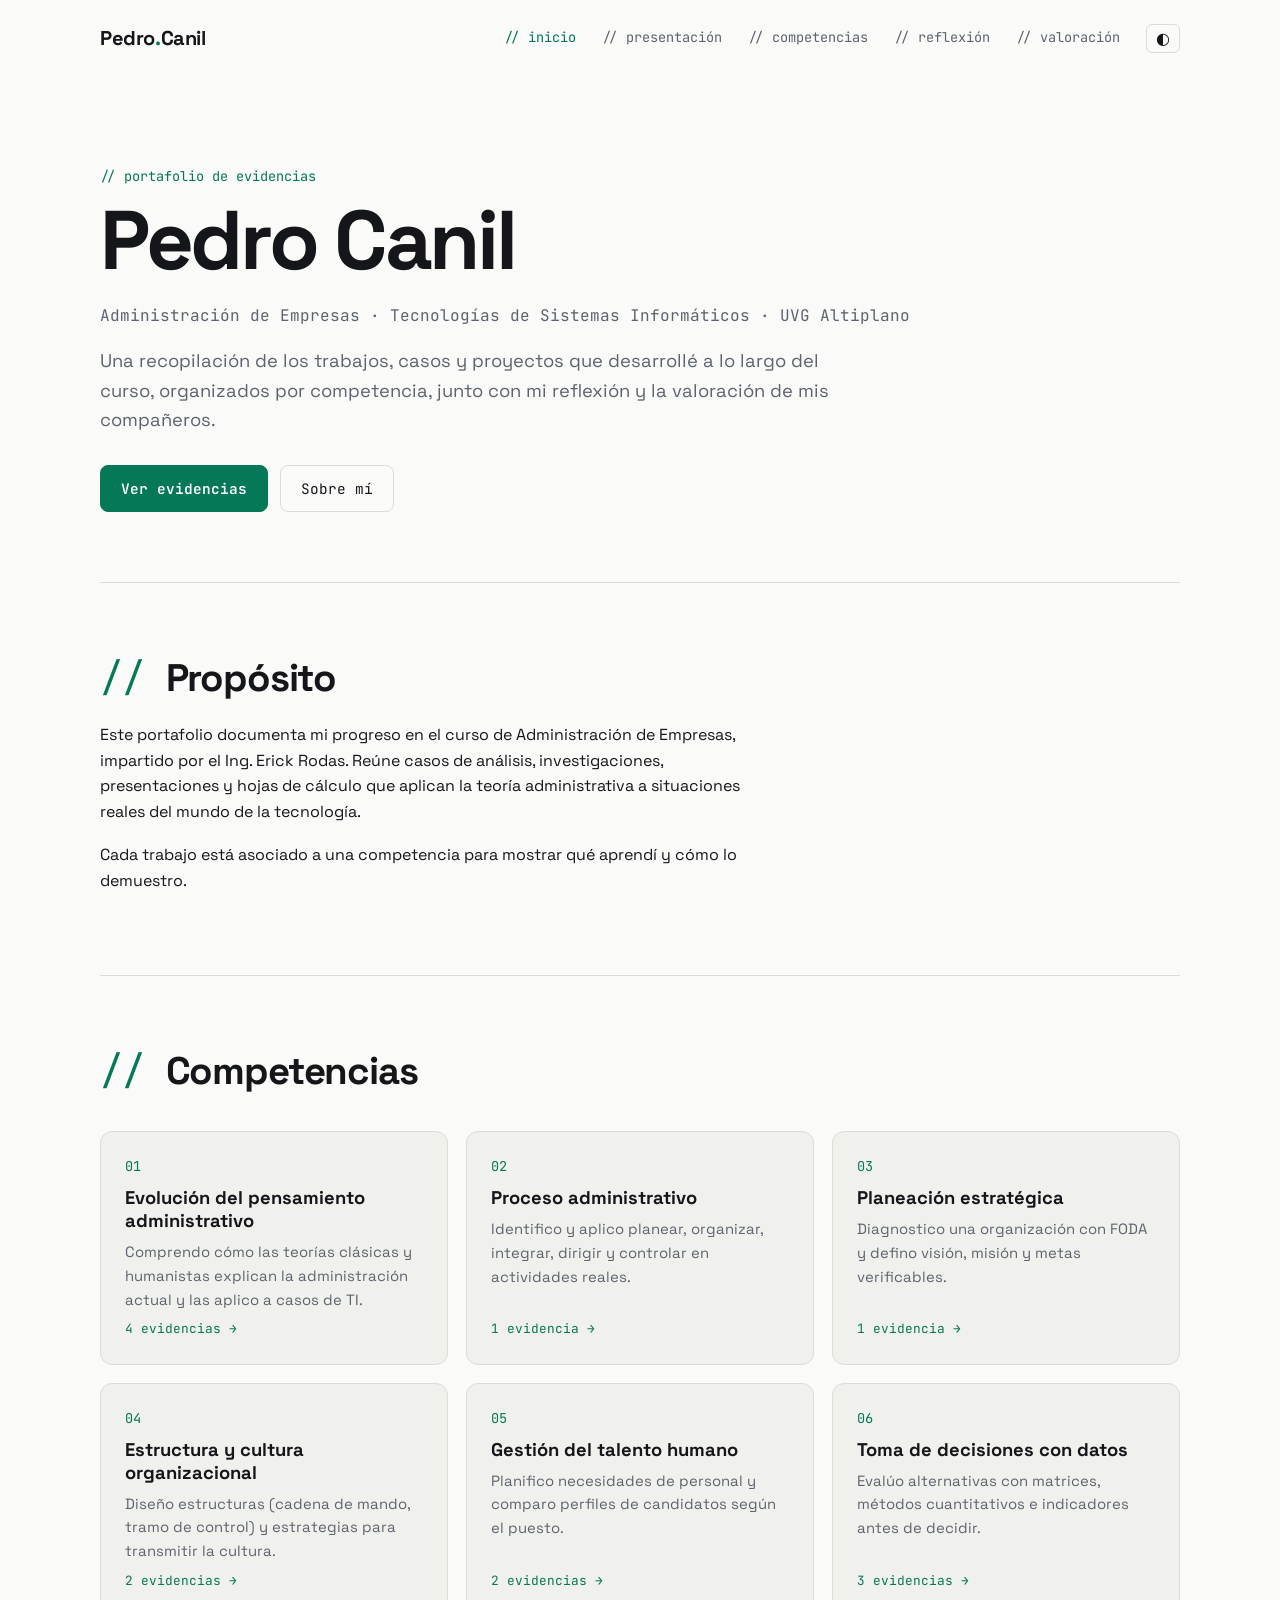
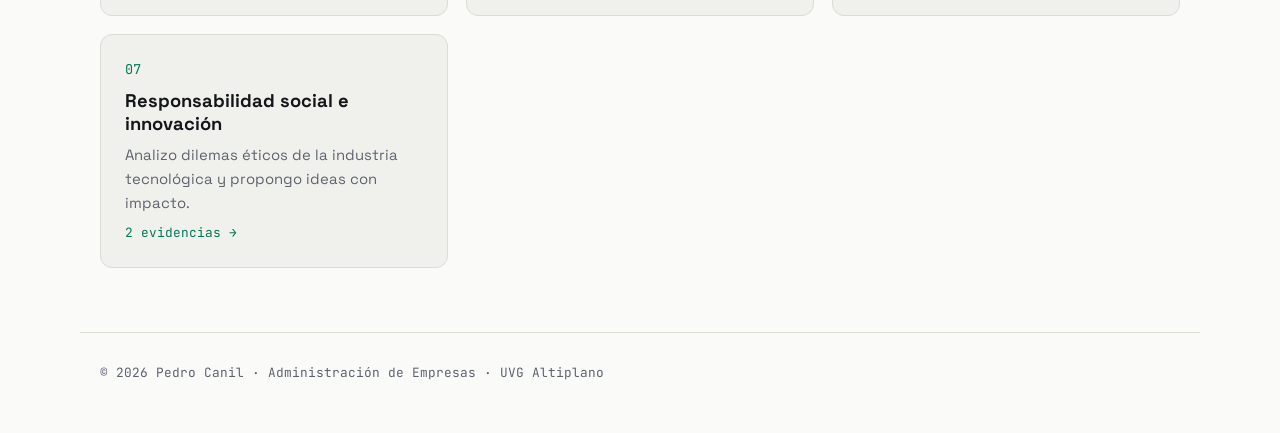
<file: index.html>
<!doctype html>
<html lang="es">
<head>
<meta charset="utf-8">
<meta name="viewport" content="width=device-width, initial-scale=1">
<title>Inicio · Portafolio de Pedro Canil</title>
<meta name="description" content="Portafolio de evidencias del curso Administración de Empresas, UVG Altiplano.">
<link rel="preconnect" href="https://fonts.googleapis.com">
<link rel="preconnect" href="https://fonts.gstatic.com" crossorigin>
<link href="https://fonts.googleapis.com/css2?family=JetBrains+Mono:wght@400;500&family=Space+Grotesk:wght@400;500;700&display=swap" rel="stylesheet">
<link rel="stylesheet" href="assets/css/style.css">
</head>
<body>
<header id="site-header"></header>
<main>
<section class="hero">
  <p class="eyebrow">// portafolio de evidencias</p>
  <h1>Pedro Canil</h1>
  <p class="sub">Administración de Empresas · Tecnologías de Sistemas Informáticos · UVG Altiplano</p>
  <p class="lead">Una recopilación de los trabajos, casos y proyectos que desarrollé a lo largo del curso, organizados por competencia, junto con mi reflexión y la valoración de mis compañeros.</p>
  <div class="btns">
    <a class="btn primary" href="competencias.html">Ver evidencias</a>
    <a class="btn" href="presentacion.html">Sobre mí</a>
  </div>
</section>

<section>
  <h2>Propósito</h2>
  <div class="prose">
    <p>Este portafolio documenta mi progreso en el curso de Administración de Empresas, impartido por el Ing. Erick Rodas. Reúne casos de análisis, investigaciones, presentaciones y hojas de cálculo que aplican la teoría administrativa a situaciones reales del mundo de la tecnología.</p>
    <p>Cada trabajo está asociado a una competencia para mostrar qué aprendí y cómo lo demuestro.</p>
  </div>
</section>

<section>
  <h2>Competencias</h2>
  <div class="services" id="comp-list"></div>
</section>
</main>
<footer id="site-footer"></footer>
<script src="assets/js/data.js"></script>
<script src="assets/js/main.js"></script>
</body>
</html>
</file>
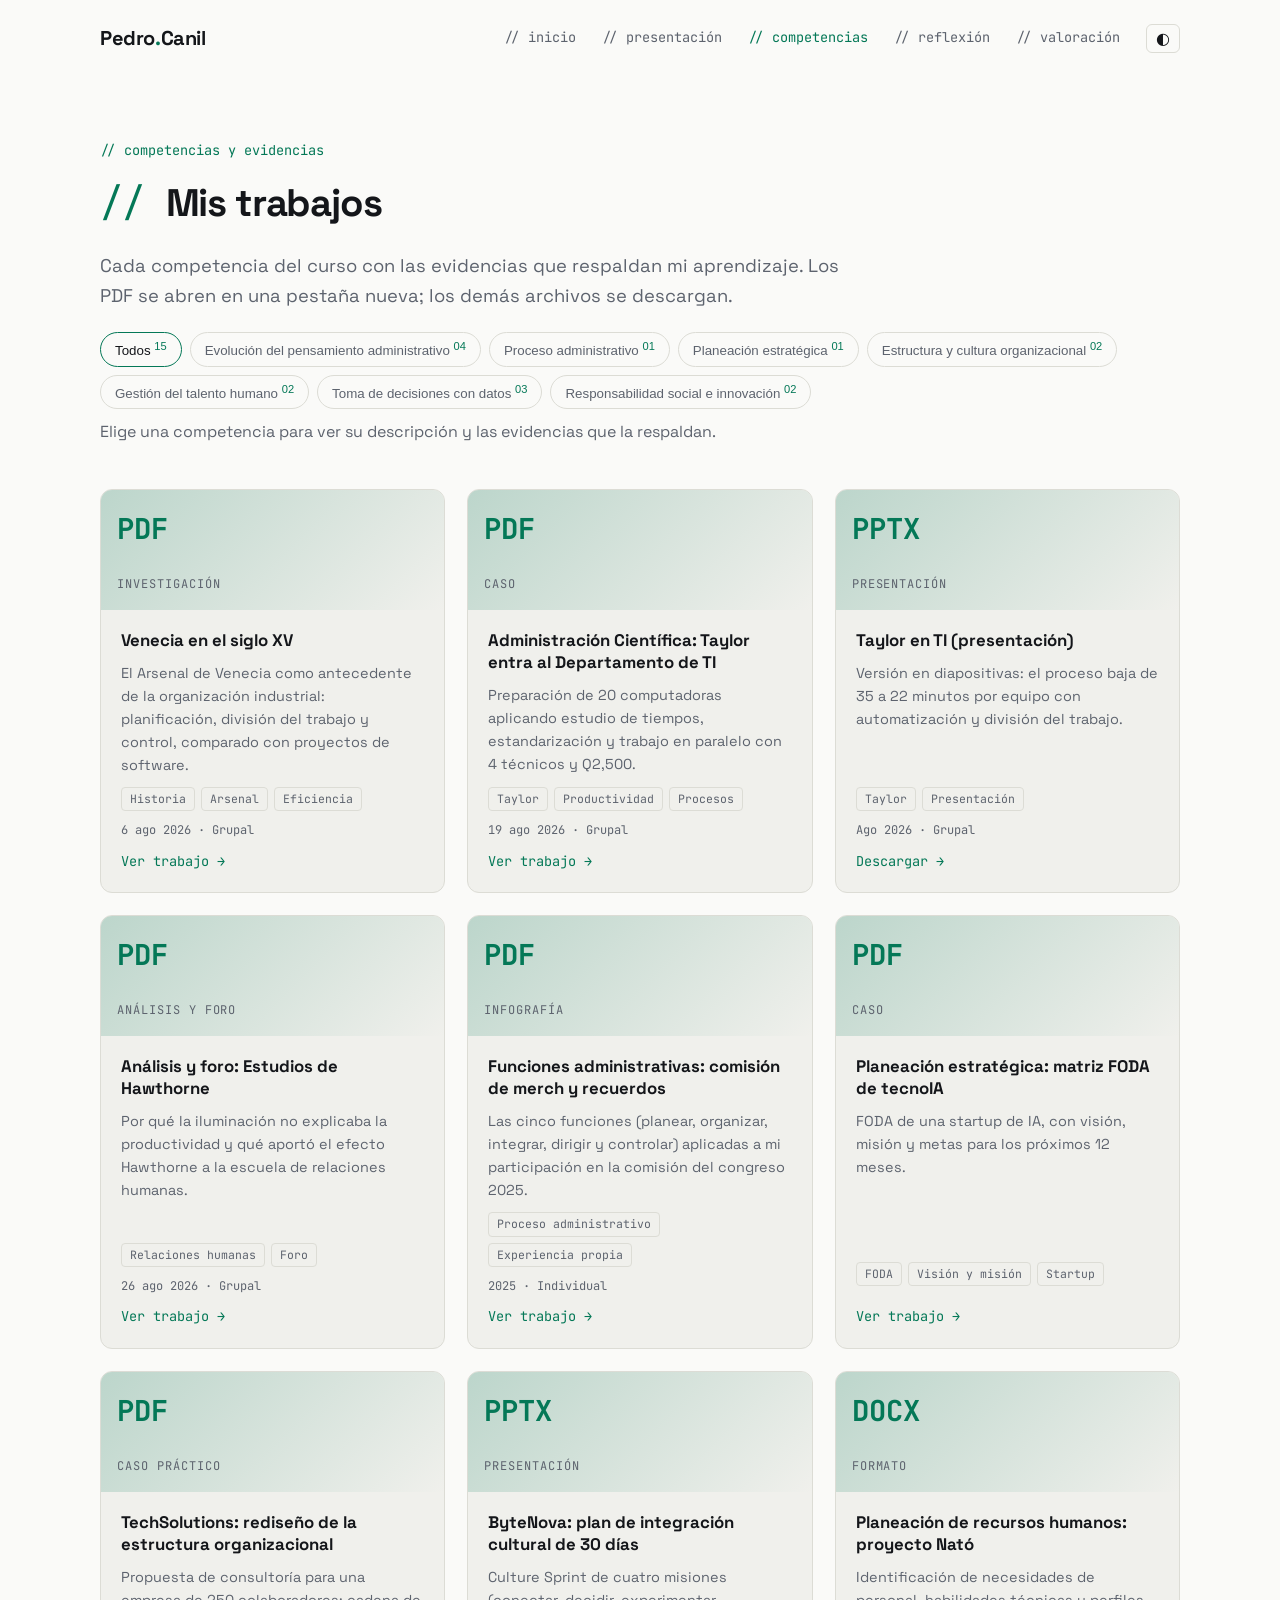
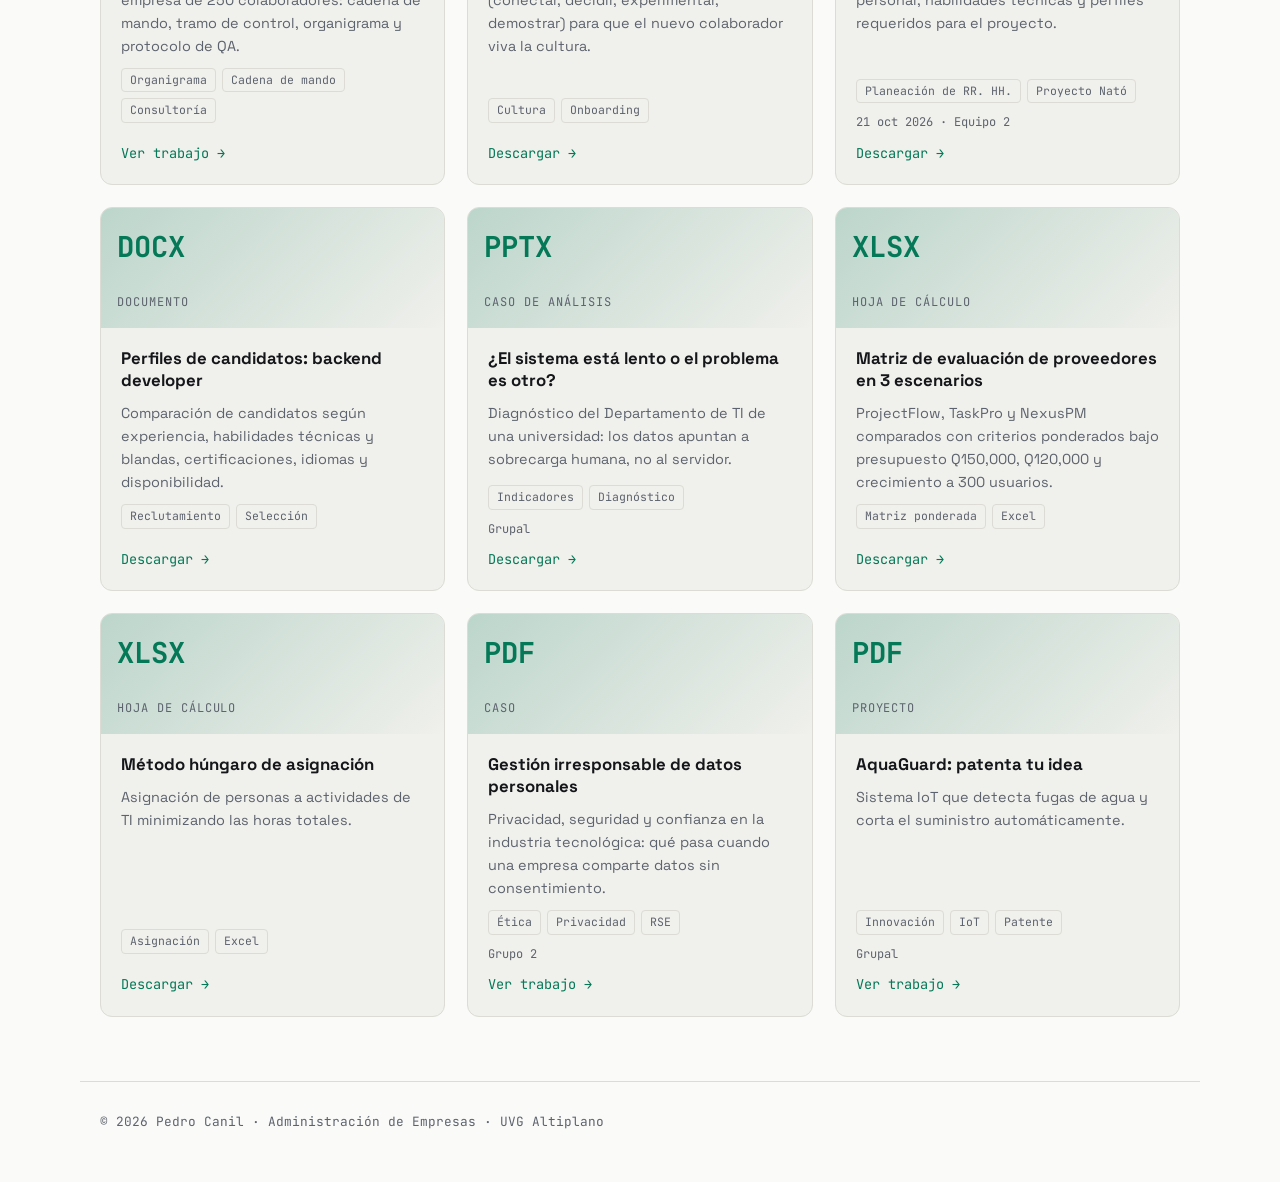
<file: competencias.html>
<!doctype html>
<html lang="es">
<head>
<meta charset="utf-8">
<meta name="viewport" content="width=device-width, initial-scale=1">
<title>Competencias y evidencias · Portafolio de Pedro Canil</title>
<meta name="description" content="Portafolio de evidencias del curso Administración de Empresas, UVG Altiplano.">
<link rel="preconnect" href="https://fonts.googleapis.com">
<link rel="preconnect" href="https://fonts.gstatic.com" crossorigin>
<link href="https://fonts.googleapis.com/css2?family=JetBrains+Mono:wght@400;500&family=Space+Grotesk:wght@400;500;700&display=swap" rel="stylesheet">
<link rel="stylesheet" href="assets/css/style.css">
</head>
<body>
<header id="site-header"></header>
<main>
<section>
  <p class="eyebrow">// competencias y evidencias</p>
  <h2>Mis trabajos</h2>
  <p class="lead">Cada competencia del curso con las evidencias que respaldan mi aprendizaje. Los PDF se abren en una pestaña nueva; los demás archivos se descargan.</p>
  <div class="filters" id="filters"></div>
  <p id="comp-info"></p>
  <div class="grid" id="works-grid"></div>
</section>
</main>
<footer id="site-footer"></footer>
<script src="assets/js/data.js"></script>
<script src="assets/js/main.js"></script>
</body>
</html>
</file>
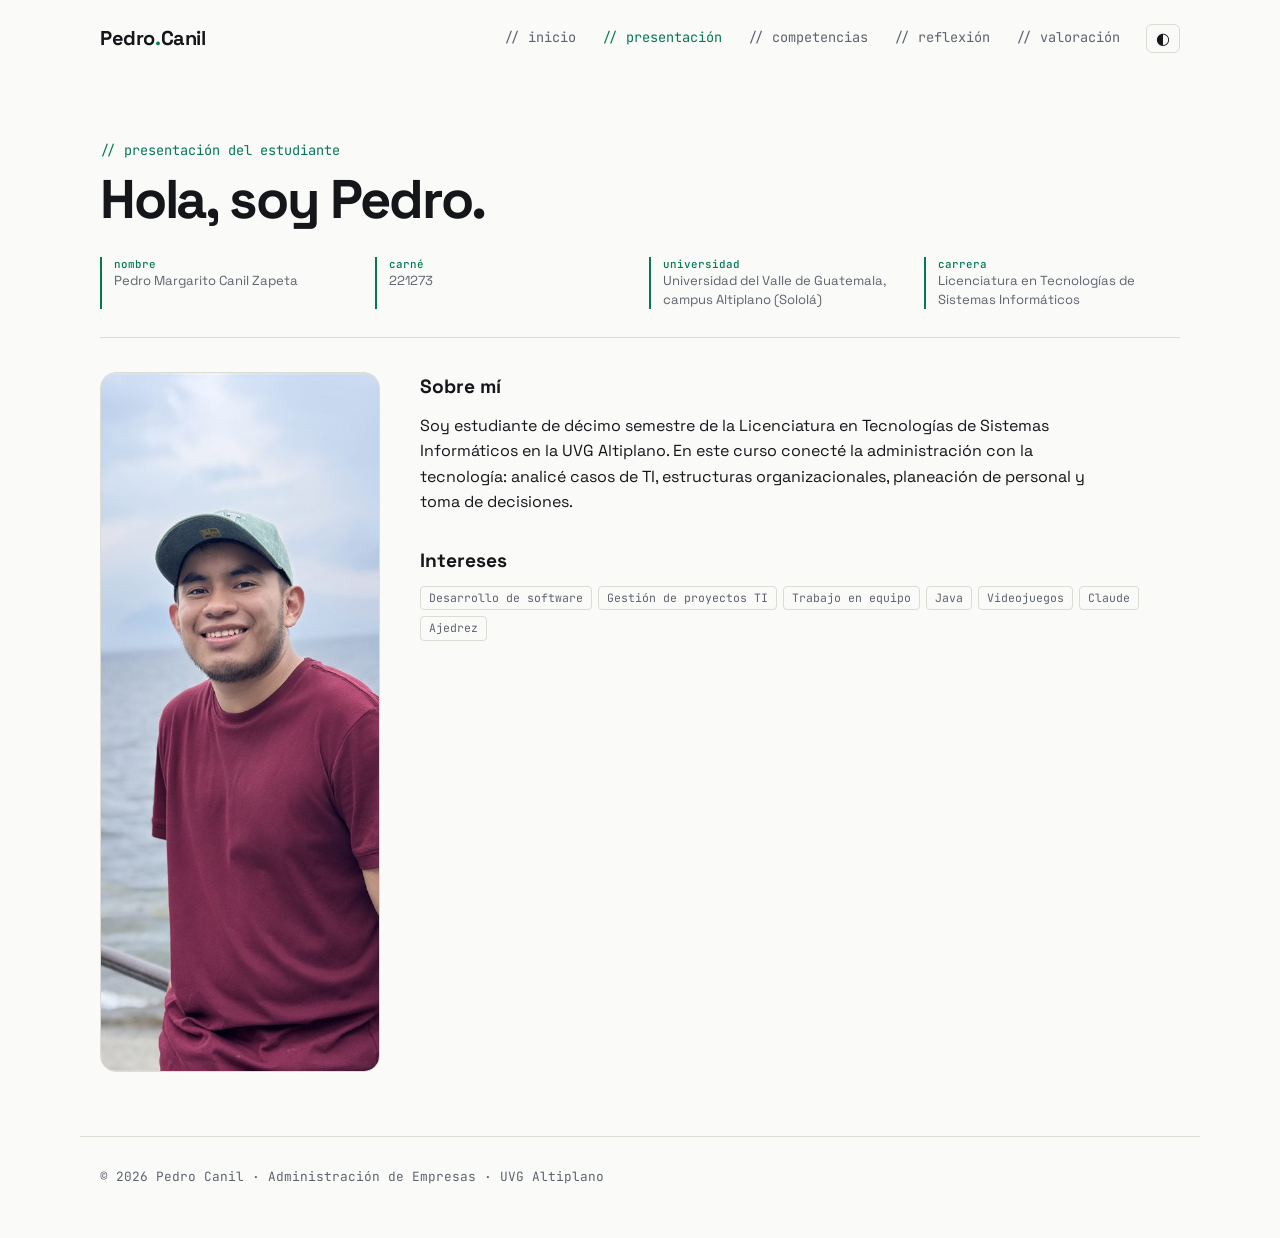
<file: presentacion.html>
<!doctype html>
<html lang="es">
<head>
<meta charset="utf-8">
<meta name="viewport" content="width=device-width, initial-scale=1">
<title>Presentación · Portafolio de Pedro Canil</title>
<meta name="description" content="Portafolio de evidencias del curso Administración de Empresas, UVG Altiplano.">
<link rel="preconnect" href="https://fonts.googleapis.com">
<link rel="preconnect" href="https://fonts.gstatic.com" crossorigin>
<link href="https://fonts.googleapis.com/css2?family=JetBrains+Mono:wght@400;500&family=Space+Grotesk:wght@400;500;700&display=swap" rel="stylesheet">
<link rel="stylesheet" href="assets/css/style.css">
</head>
<body>
<header id="site-header"></header>
<main>
<section>
  <p class="eyebrow">// presentación del estudiante</p>
  <h1 style="font-size:clamp(2rem,6vw,3.4rem)">Hola, soy Pedro.</h1>
    <ul class="facts">
      <li><b>nombre</b>Pedro Margarito Canil Zapeta</li>
      <li><b>carné</b>221273</li>
      <li><b>universidad</b>Universidad del Valle de Guatemala, campus Altiplano (Sololá)</li>
      <li><b>carrera</b>Licenciatura en Tecnologías de Sistemas Informáticos</li>
    </ul>
  <div class="two" style="margin-top:34px">
    <div>
      <img class="photo" src="assets/img/foto.jpg" alt="Foto de Pedro Canil" width="800" height="1067">
    </div>
    <div class="prose">
      <h3 style="margin-top:0">Sobre mí</h3>
      <p>Soy estudiante de décimo semestre de la Licenciatura en Tecnologías de Sistemas Informáticos en la UVG Altiplano. En este curso conecté la administración con la tecnología: analicé casos de TI, estructuras organizacionales, planeación de personal y toma de decisiones.</p>
      <h3>Intereses</h3>
      <div class="tags"><span>Desarrollo de software</span><span>Gestión de proyectos TI</span><span>Trabajo en equipo</span><span>Java</span><span>Videojuegos</span><span>Claude</span><span>Ajedrez</span></div>
    </div>
  </div>
</section>
</main>
<footer id="site-footer"></footer>
<script src="assets/js/data.js"></script>
<script src="assets/js/main.js"></script>
</body>
</html>
</file>
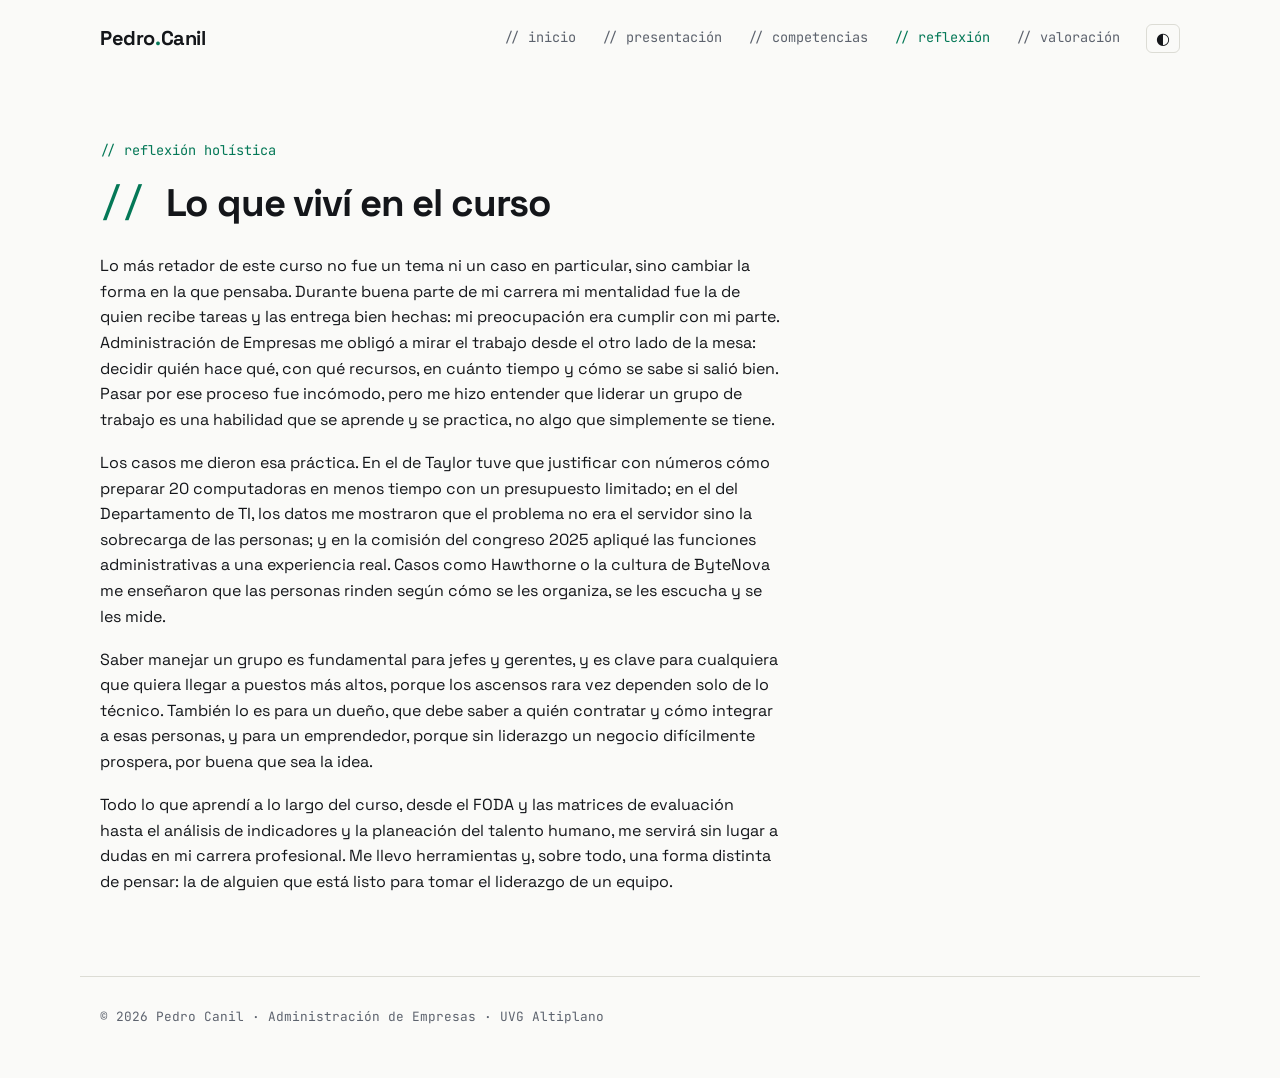
<file: reflexion.html>
<!doctype html>
<html lang="es">
<head>
<meta charset="utf-8">
<meta name="viewport" content="width=device-width, initial-scale=1">
<title>Reflexión holística · Portafolio de Pedro Canil</title>
<meta name="description" content="Portafolio de evidencias del curso Administración de Empresas, UVG Altiplano.">
<link rel="preconnect" href="https://fonts.googleapis.com">
<link rel="preconnect" href="https://fonts.gstatic.com" crossorigin>
<link href="https://fonts.googleapis.com/css2?family=JetBrains+Mono:wght@400;500&family=Space+Grotesk:wght@400;500;700&display=swap" rel="stylesheet">
<link rel="stylesheet" href="assets/css/style.css">
</head>
<body>
<header id="site-header"></header>
<main>
<section>
  <p class="eyebrow">// reflexión holística</p>
  <h2>Lo que viví en el curso</h2>
  <div class="prose" style="margin-top:20px">
    <p>Lo más retador de este curso no fue un tema ni un caso en particular, sino cambiar la forma en la que pensaba. Durante buena parte de mi carrera mi mentalidad fue la de quien recibe tareas y las entrega bien hechas: mi preocupación era cumplir con mi parte. Administración de Empresas me obligó a mirar el trabajo desde el otro lado de la mesa: decidir quién hace qué, con qué recursos, en cuánto tiempo y cómo se sabe si salió bien. Pasar por ese proceso fue incómodo, pero me hizo entender que liderar un grupo de trabajo es una habilidad que se aprende y se practica, no algo que simplemente se tiene.</p>
    <p>Los casos me dieron esa práctica. En el de Taylor tuve que justificar con números cómo preparar 20 computadoras en menos tiempo con un presupuesto limitado; en el del Departamento de TI, los datos me mostraron que el problema no era el servidor sino la sobrecarga de las personas; y en la comisión del congreso 2025 apliqué las funciones administrativas a una experiencia real. Casos como Hawthorne o la cultura de ByteNova me enseñaron que las personas rinden según cómo se les organiza, se les escucha y se les mide.</p>
    <p>Saber manejar un grupo es fundamental para jefes y gerentes, y es clave para cualquiera que quiera llegar a puestos más altos, porque los ascensos rara vez dependen solo de lo técnico. También lo es para un dueño, que debe saber a quién contratar y cómo integrar a esas personas, y para un emprendedor, porque sin liderazgo un negocio difícilmente prospera, por buena que sea la idea.</p>
    <p>Todo lo que aprendí a lo largo del curso, desde el FODA y las matrices de evaluación hasta el análisis de indicadores y la planeación del talento humano, me servirá sin lugar a dudas en mi carrera profesional. Me llevo herramientas y, sobre todo, una forma distinta de pensar: la de alguien que está listo para tomar el liderazgo de un equipo.</p>
  </div>
</section>
</main>
<footer id="site-footer"></footer>
<script src="assets/js/data.js"></script>
<script src="assets/js/main.js"></script>
</body>
</html>
</file>
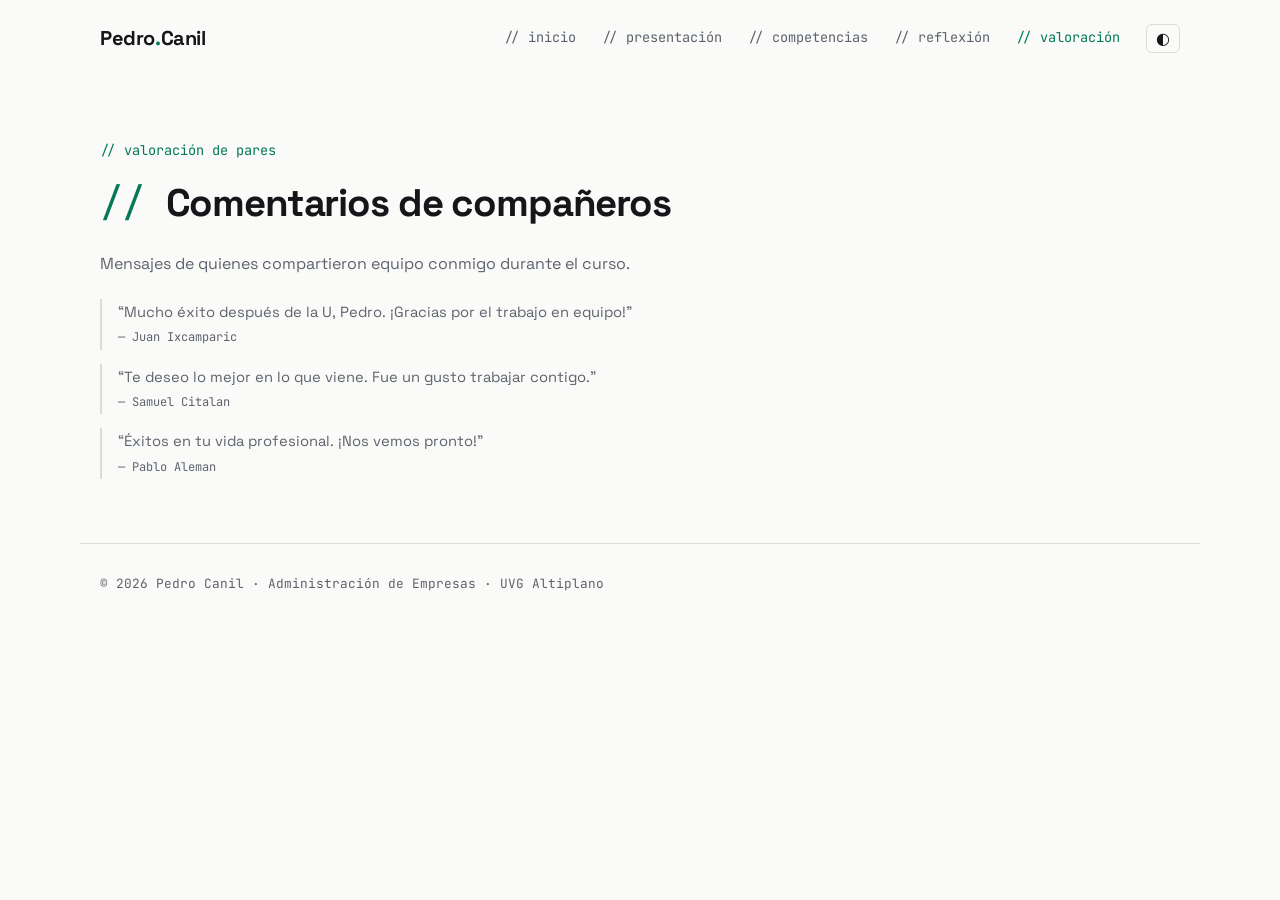
<file: valoracion.html>
<!doctype html>
<html lang="es">
<head>
<meta charset="utf-8">
<meta name="viewport" content="width=device-width, initial-scale=1">
<title>Valoración de pares · Portafolio de Pedro Canil</title>
<meta name="description" content="Portafolio de evidencias del curso Administración de Empresas, UVG Altiplano.">
<link rel="preconnect" href="https://fonts.googleapis.com">
<link rel="preconnect" href="https://fonts.gstatic.com" crossorigin>
<link href="https://fonts.googleapis.com/css2?family=JetBrains+Mono:wght@400;500&family=Space+Grotesk:wght@400;500;700&display=swap" rel="stylesheet">
<link rel="stylesheet" href="assets/css/style.css">
</head>
<body>
<header id="site-header"></header>
<main>
<section>
  <p class="eyebrow">// valoración de pares</p>
  <h2>Comentarios de compañeros</h2>
  <p class="lead" style="font-size:1rem">Mensajes de quienes compartieron equipo conmigo durante el curso.</p>
  <div class="pares" id="pares"></div>
</section>
</main>
<footer id="site-footer"></footer>
<script src="assets/js/data.js"></script>
<script src="assets/js/main.js"></script>
</body>
</html>
</file>
<file: assets/css/style.css>
:root {
  --bg: #0c0d0f; --bg2: #14161a; --fg: #eceef1; --muted: #8b919c; --line: #23262d;
  --accent: #6ee7b7; --accent-fg: #06251a;
  --sans: "Space Grotesk", system-ui, sans-serif; --mono: "JetBrains Mono", ui-monospace, monospace;
}
@media (prefers-color-scheme: light) {
  :root:not([data-theme="dark"]) {
    --bg: #fafaf8; --bg2: #f0f0ec; --fg: #14161a; --muted: #5d636e; --line: #dcdcd5;
    --accent: #047857; --accent-fg: #fff;
  }
}
:root[data-theme="light"] {
  --bg: #fafaf8; --bg2: #f0f0ec; --fg: #14161a; --muted: #5d636e; --line: #dcdcd5;
  --accent: #047857; --accent-fg: #fff;
}
* { box-sizing: border-box; margin: 0; }
html { scroll-behavior: smooth; }
body { background: var(--bg); color: var(--fg); font-family: var(--sans); line-height: 1.6; }
a { color: inherit; text-decoration: none; }
main, header, footer { max-width: 1120px; margin: 0 auto; padding-left: 20px; padding-right: 20px; }

/* Header */
header { display: flex; align-items: center; justify-content: space-between; padding-top: 22px; padding-bottom: 22px; position: relative; }
.logo { font-weight: 700; font-size: 1.25rem; letter-spacing: -.02em; }
.logo span { color: var(--accent); }
nav { display: flex; align-items: center; gap: 26px; font-family: var(--mono); font-size: .85rem; }
nav a { color: var(--muted); transition: color .15s; }
nav a:hover, nav a.active { color: var(--accent); }
.theme-btn, .menu-btn { background: none; border: 1px solid var(--line); color: var(--fg); border-radius: 6px; cursor: pointer; padding: 4px 9px; font-size: 1rem; }
.menu-btn { display: none; }

/* Secciones */
section { padding: 64px 0; border-top: 1px solid var(--line); }
section:first-of-type { border-top: 0; }
.eyebrow { font-family: var(--mono); color: var(--accent); font-size: .85rem; margin-bottom: 10px; }
h1 { font-size: clamp(2.6rem, 8vw, 5.2rem); line-height: 1.02; letter-spacing: -.04em; }
h2 { font-size: clamp(1.7rem, 4vw, 2.4rem); letter-spacing: -.03em; margin-bottom: 14px; }
h2::before { content: "// "; color: var(--accent); font-family: var(--mono); font-weight: 400; }
.lead { color: var(--muted); font-size: 1.15rem; max-width: 62ch; margin-top: 18px; }
.hero { padding: 90px 0 70px; }
.hero .sub { font-family: var(--mono); color: var(--muted); margin-top: 20px; }
.btns { display: flex; gap: 12px; margin-top: 30px; flex-wrap: wrap; }
.btn { font-family: var(--mono); font-size: .9rem; padding: 11px 20px; border-radius: 8px; border: 1px solid var(--line); }
.btn.primary { background: var(--accent); color: var(--accent-fg); border-color: var(--accent); font-weight: 600; }
.btn:hover { transform: translateY(-2px); transition: transform .15s; }

/* Competencias (inicio) */
.services { display: grid; grid-template-columns: repeat(auto-fit, minmax(260px, 1fr)); gap: 18px; margin-top: 30px; }
.service { background: var(--bg2); border: 1px solid var(--line); border-radius: 12px; padding: 24px; display: flex; flex-direction: column; gap: 8px; transition: transform .2s, border-color .2s; }
.service:hover { transform: translateY(-4px); border-color: var(--accent); }
.service .num { font-family: var(--mono); color: var(--accent); font-size: .85rem; }
.service h3 { font-size: 1.15rem; line-height: 1.25; }
.service p { color: var(--muted); font-size: .93rem; flex: 1; }
.service .count { font-family: var(--mono); font-size: .8rem; color: var(--accent); }

/* Filtros y tarjetas */
.filters { display: flex; flex-wrap: wrap; gap: 8px; margin: 22px 0 10px; font-family: var(--mono); font-size: .8rem; }
.filters button { background: none; color: var(--muted); border: 1px solid var(--line); border-radius: 999px; padding: 7px 14px; cursor: pointer; }
.filters button sup { color: var(--accent); }
.filters button.active, .filters button:hover { color: var(--fg); border-color: var(--accent); }
#comp-info { color: var(--muted); min-height: 3em; margin-bottom: 22px; }
.grid { display: grid; grid-template-columns: repeat(auto-fill, minmax(300px, 1fr)); gap: 22px; }
.card { background: var(--bg2); border: 1px solid var(--line); border-radius: 12px; overflow: hidden; display: flex; flex-direction: column; transition: transform .2s, border-color .2s; }
.card:hover { transform: translateY(-4px); border-color: var(--accent); }
.thumb { height: 120px; display: flex; flex-direction: column; justify-content: space-between; padding: 16px;
  background: linear-gradient(135deg, color-mix(in srgb, var(--accent) 22%, var(--bg2)), var(--bg2)); font-family: var(--mono); }
.thumb .ext { font-size: 1.8rem; font-weight: 700; color: var(--accent); }
.thumb .tipo { font-size: .75rem; color: var(--muted); text-transform: uppercase; letter-spacing: .08em; }
.card .body { padding: 20px; display: flex; flex-direction: column; gap: 10px; flex: 1; }
.card h3 { font-size: 1.05rem; line-height: 1.3; }
.card p { color: var(--muted); font-size: .9rem; flex: 1; }
.tags { display: flex; flex-wrap: wrap; gap: 6px; }
.tags span { font-family: var(--mono); font-size: .72rem; border: 1px solid var(--line); border-radius: 4px; padding: 2px 8px; color: var(--muted); }
.meta { font-family: var(--mono); font-size: .75rem; color: var(--muted); }
.link { font-family: var(--mono); font-size: .85rem; color: var(--accent); }
.link:hover { text-decoration: underline; }

/* Presentación / texto */
.two { display: grid; grid-template-columns: 280px 1fr; gap: 40px; align-items: start; }
.photo { display: block; width: 100%; height: auto; aspect-ratio: 2 / 5; object-fit: cover; object-position: 47% 25%; border-radius: 16px; border: 1px solid var(--line); background: var(--bg2); }
.facts { list-style: none; padding: 0; margin: 30px 0 0; display: grid; grid-template-columns: repeat(auto-fit, minmax(190px, 1fr)); gap: 18px; padding-bottom: 28px; border-bottom: 1px solid var(--line); }
.facts li { border-left: 2px solid var(--accent); padding-left: 12px; font-size: .82rem; line-height: 1.4; color: var(--muted); }
.facts b { display: block; font-family: var(--mono); font-size: .68rem; color: var(--accent); font-weight: 500; }
.prose p { margin-bottom: 1.1em; max-width: 68ch; }
.prose h3 { margin: 1.6em 0 .5em; font-size: 1.2rem; }
.timeline { border-left: 1px solid var(--line); margin-top: 20px; padding-left: 24px; display: grid; gap: 26px; }
.timeline .item { position: relative; }
.timeline .item::before { content: ""; position: absolute; left: -29px; top: 8px; width: 9px; height: 9px; border-radius: 50%; background: var(--accent); }
.timeline h4 { font-size: 1rem; }
.timeline small { font-family: var(--mono); color: var(--muted); }

/* Valoración de pares: baja prioridad visual a propósito */
.pares { display: grid; gap: 14px; margin-top: 22px; }
blockquote { border-left: 2px solid var(--line); padding: 2px 0 2px 16px; color: var(--muted); font-size: .92rem; }
blockquote cite { display: block; font-family: var(--mono); font-size: .75rem; font-style: normal; margin-top: 4px; }

footer { padding-top: 30px; padding-bottom: 50px; border-top: 1px solid var(--line); color: var(--muted); font-family: var(--mono); font-size: .8rem; }
.todo { border: 1px dashed var(--accent); border-radius: 8px; padding: 10px 14px; color: var(--muted); font-size: .85rem; margin: 14px 0; }

@media (max-width: 760px) {
  .menu-btn { display: block; }
  nav { display: none; position: absolute; top: 64px; left: 20px; right: 20px; flex-direction: column; align-items: flex-start; background: var(--bg2); border: 1px solid var(--line); border-radius: 10px; padding: 18px; z-index: 5; }
  header.open nav { display: flex; }
  .two { grid-template-columns: 1fr; }
  .photo { max-width: 280px; }
  .hero { padding: 50px 0; }
}
@media (prefers-reduced-motion: reduce) { * { transition: none !important; scroll-behavior: auto !important; } }
</file>
